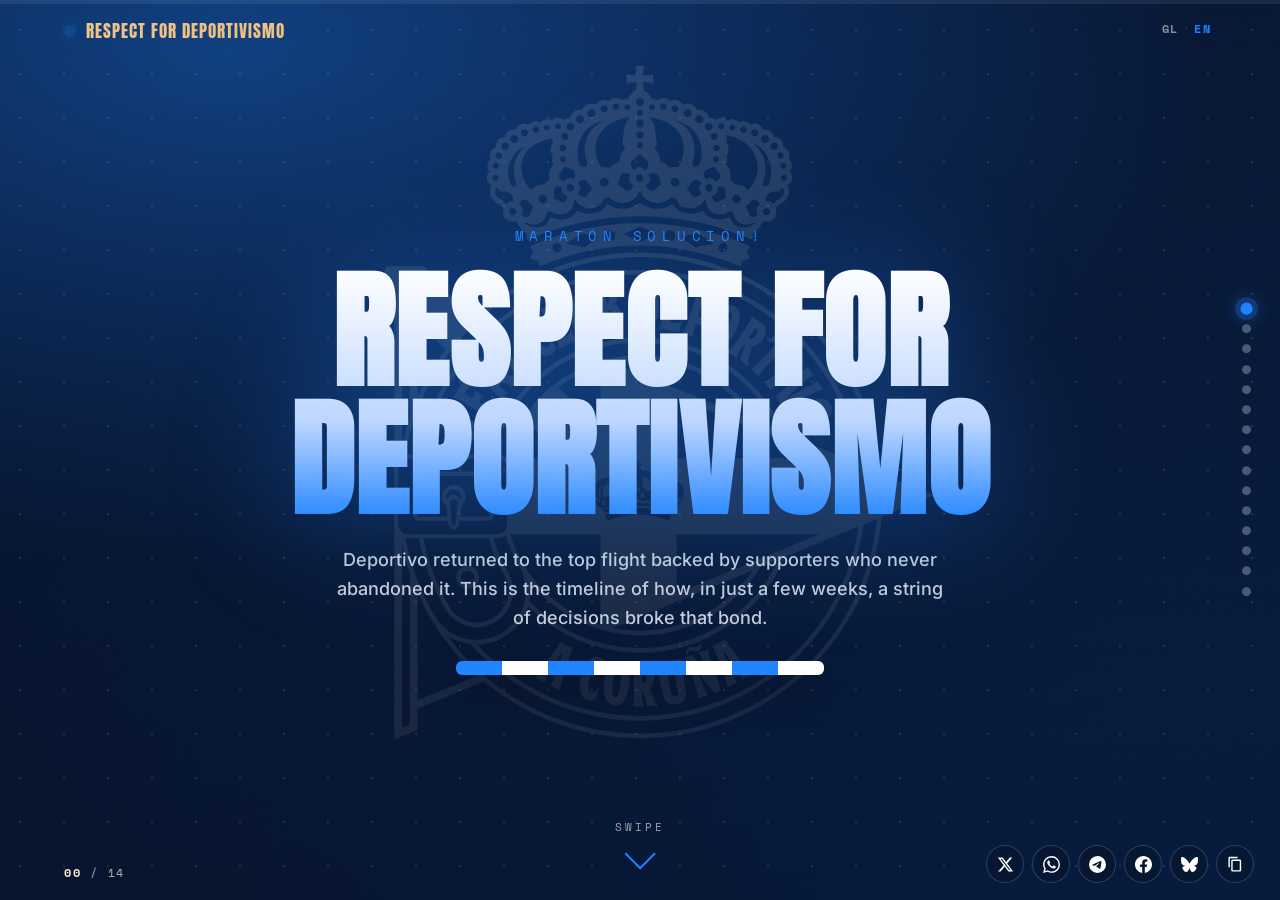
<file: index.html>
<!-- FORZA DEPOR - MARATÓN SOLUCIÓN!! -->
<!doctype html>
<html lang="gl">
<head>
  <meta charset="utf-8" />
  <meta name="viewport" content="width=device-width, initial-scale=1, viewport-fit=cover" />
  <title>Respecto para o Deportivismo</title>
  <meta name="description" content="Cronoloxía do sucedido no RC Deportivo." />

  <!-- Tarxeta ao compartir en redes (Open Graph / Twitter) -->
  <meta property="og:type" content="website" />
  <meta property="og:site_name" content="Respecto para o Deportivismo" />
  <meta property="og:title" content="Respecto para o Deportivismo" />
  <meta property="og:description" content="Cronoloxía do sucedido no RC Deportivo." />
  <meta property="og:url" content="https://sanchezanxo.github.io/respecto-deportivismo/" />
  <meta property="og:image" content="https://sanchezanxo.github.io/respecto-deportivismo/img/og.jpg" />
  <meta property="og:image:width" content="1200" />
  <meta property="og:image:height" content="630" />
  <meta property="og:locale" content="gl_ES" />
  <meta name="twitter:card" content="summary_large_image" />
  <meta name="twitter:title" content="Respecto para o Deportivismo" />
  <meta name="twitter:description" content="Cronoloxía do sucedido no RC Deportivo." />
  <meta name="twitter:image" content="https://sanchezanxo.github.io/respecto-deportivismo/img/og.jpg" />

  <meta name="theme-color" content="#05122b" />

  <!-- Preload do crítico para o primeiro pintado (subset latin das fontes + escudo do hero) -->
  <link rel="preload" href="fonts/anton-400-latin.woff2" as="font" type="font/woff2" crossorigin />
  <link rel="preload" href="fonts/inter-100-900-latin.woff2" as="font" type="font/woff2" crossorigin />
  <link rel="preload" href="fonts/space-mono-400-latin.woff2" as="font" type="font/woff2" crossorigin />
  <link rel="preload" href="img/escudo-depor-branco.svg" as="image" />

  <link rel="stylesheet" href="css/fonts.css" />
  <link rel="stylesheet" href="css/style.css" />
</head>
<body>
  <div class="grain" aria-hidden="true"></div>
  <div class="progress"><div class="progress__fill" id="pfill"></div></div>

  <header class="brand"><span class="brand__dot"></span><span class="brand__name" id="brandName">Dignidade</span></header>
  <nav class="langsel" id="langsel" aria-label="Idioma"></nav>
  <div class="counter" aria-live="polite"><b id="cNow">00</b> / <span id="cTot">00</span></div>
  <nav class="rail" id="rail" aria-label="Navegación do timeline"></nav>
  <div class="social" id="social" aria-label="Compartir en redes"></div>

  <main id="deck"></main>
  <script src="data/steps.js"></script>
  <script src="js/app.js"></script>
</body>
</html>
</file>
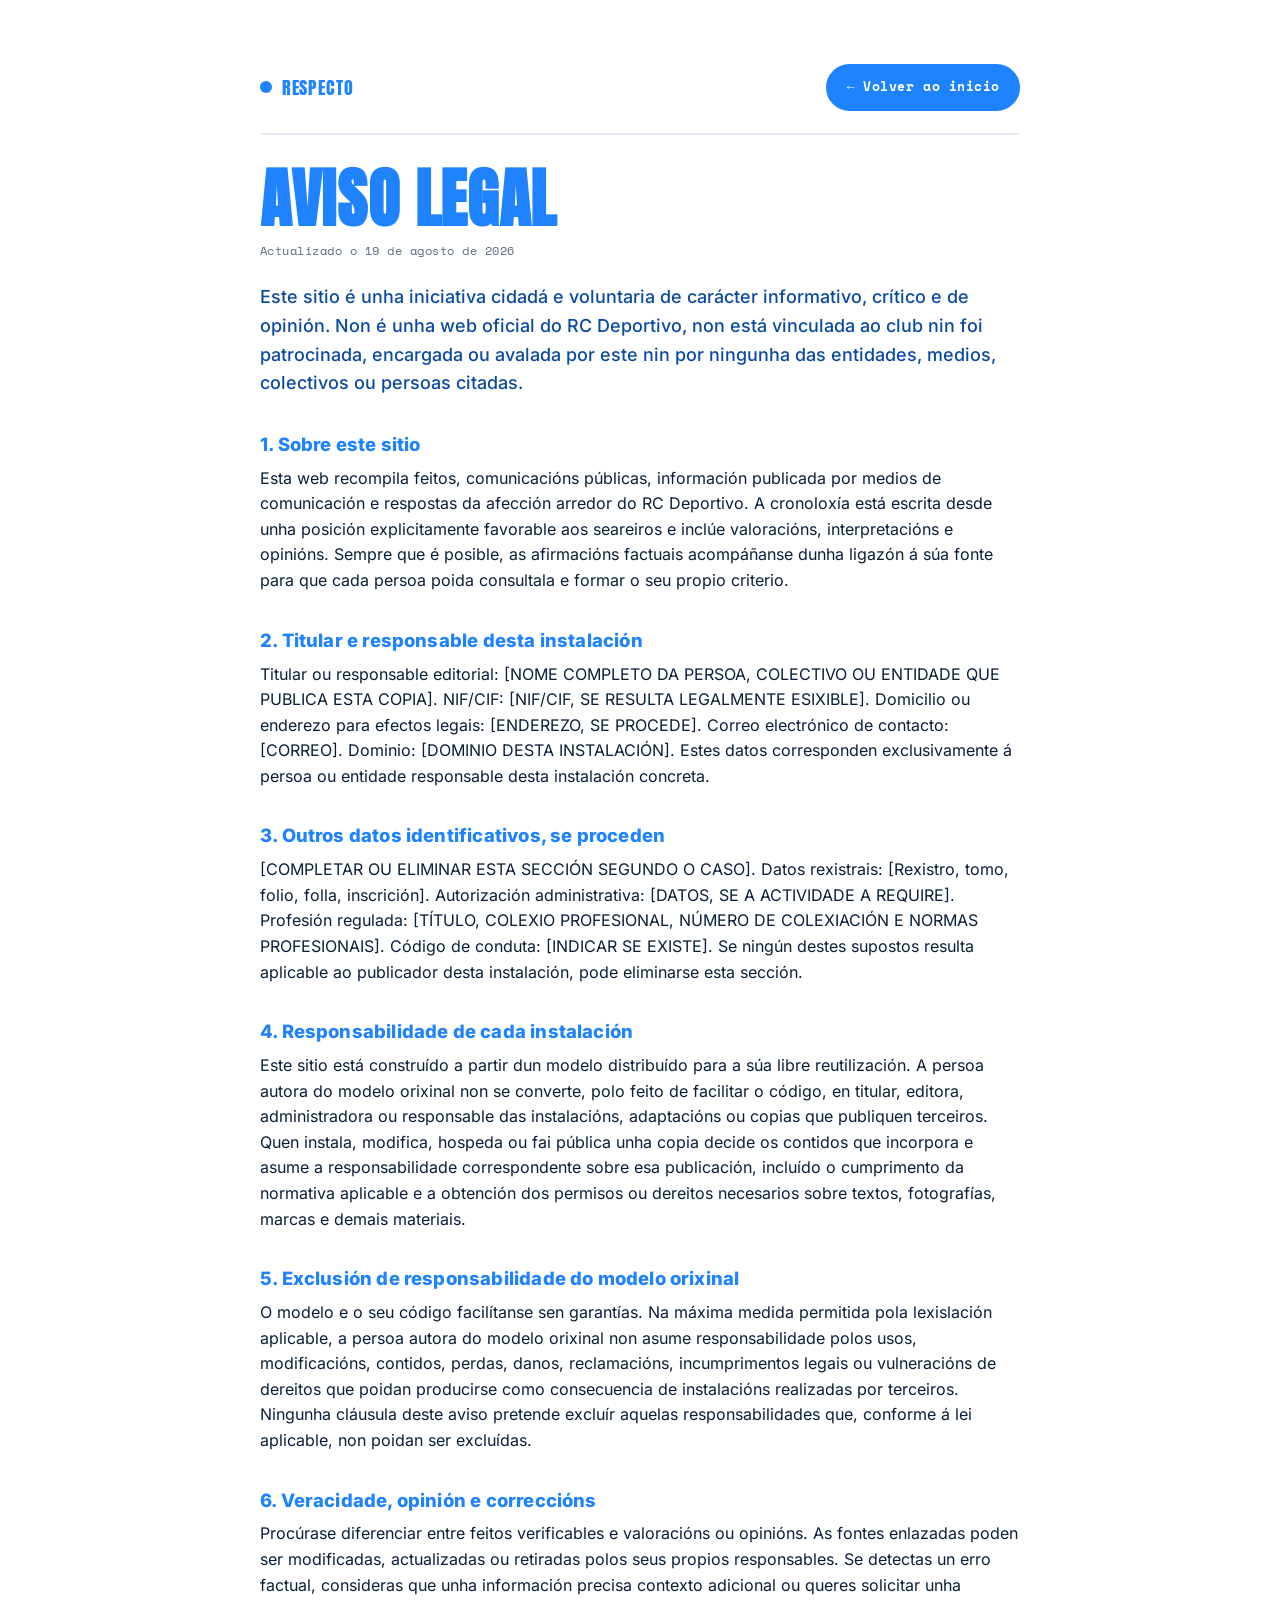
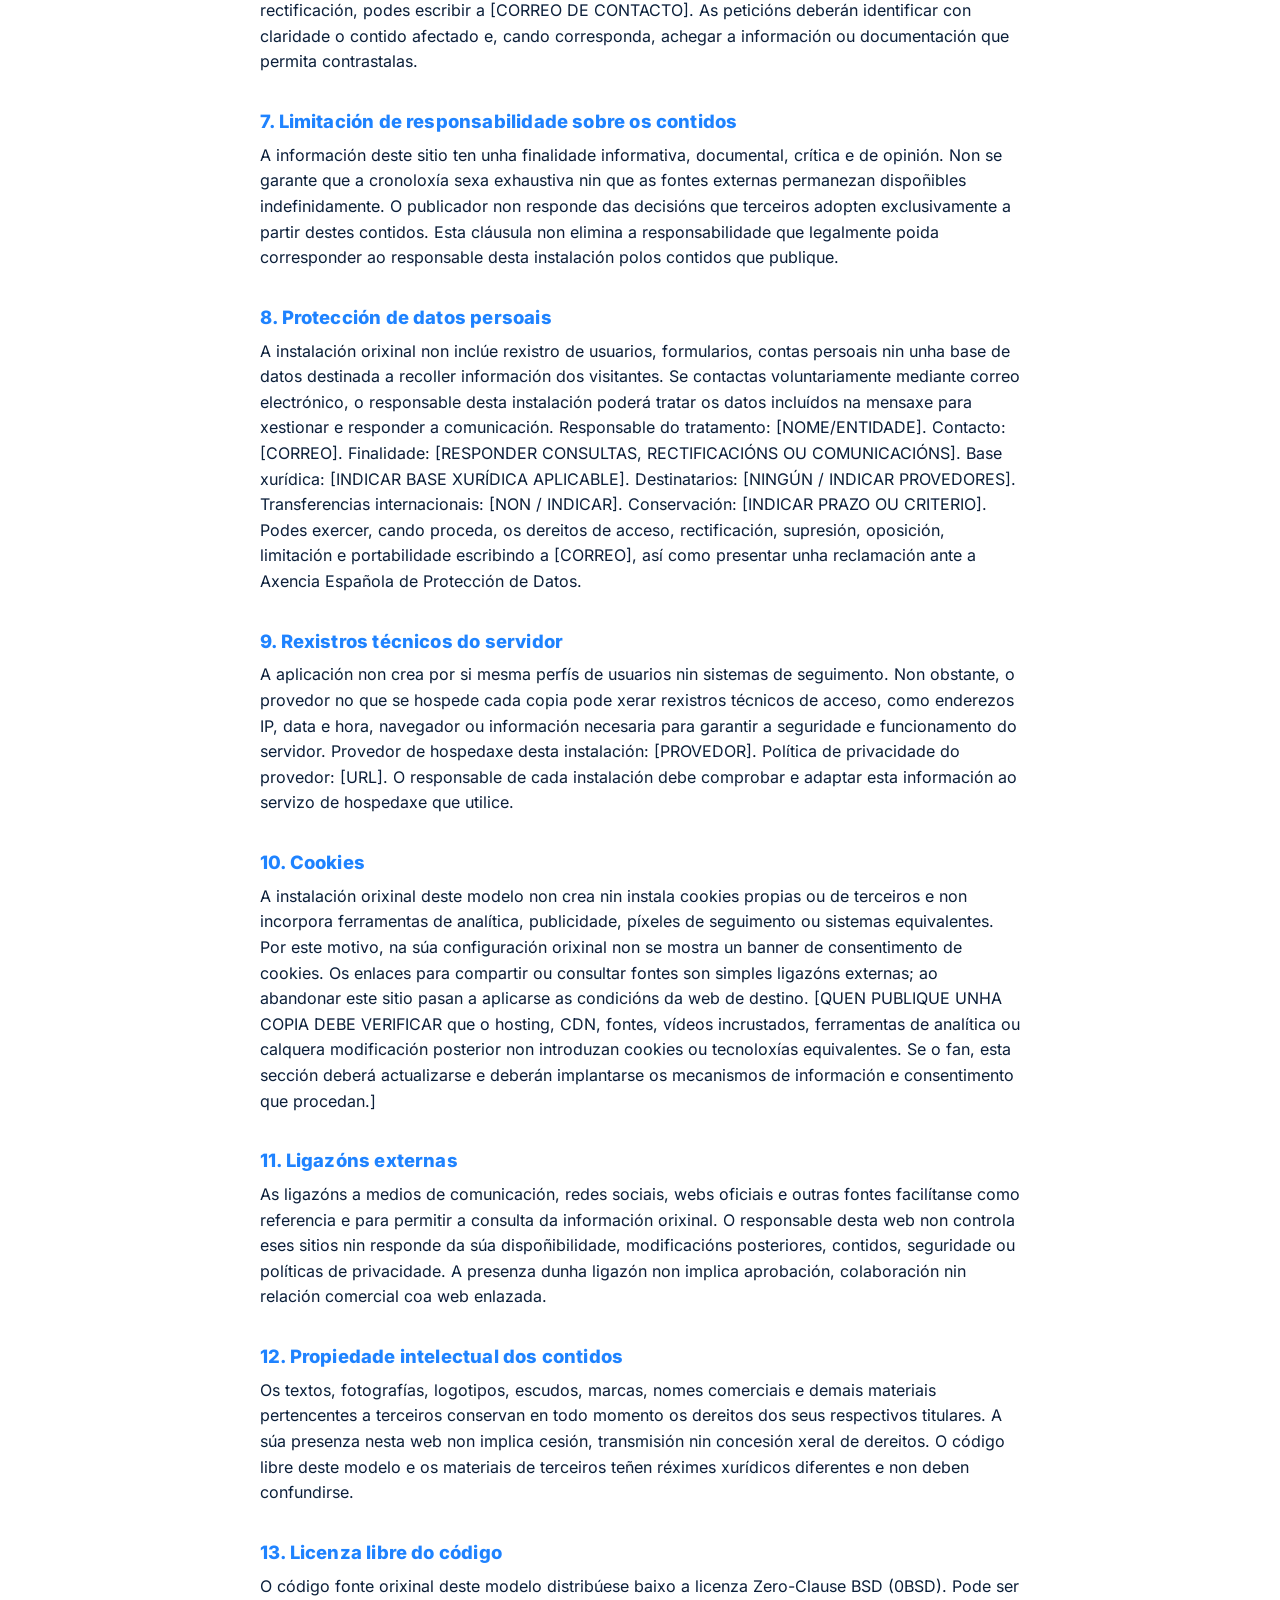
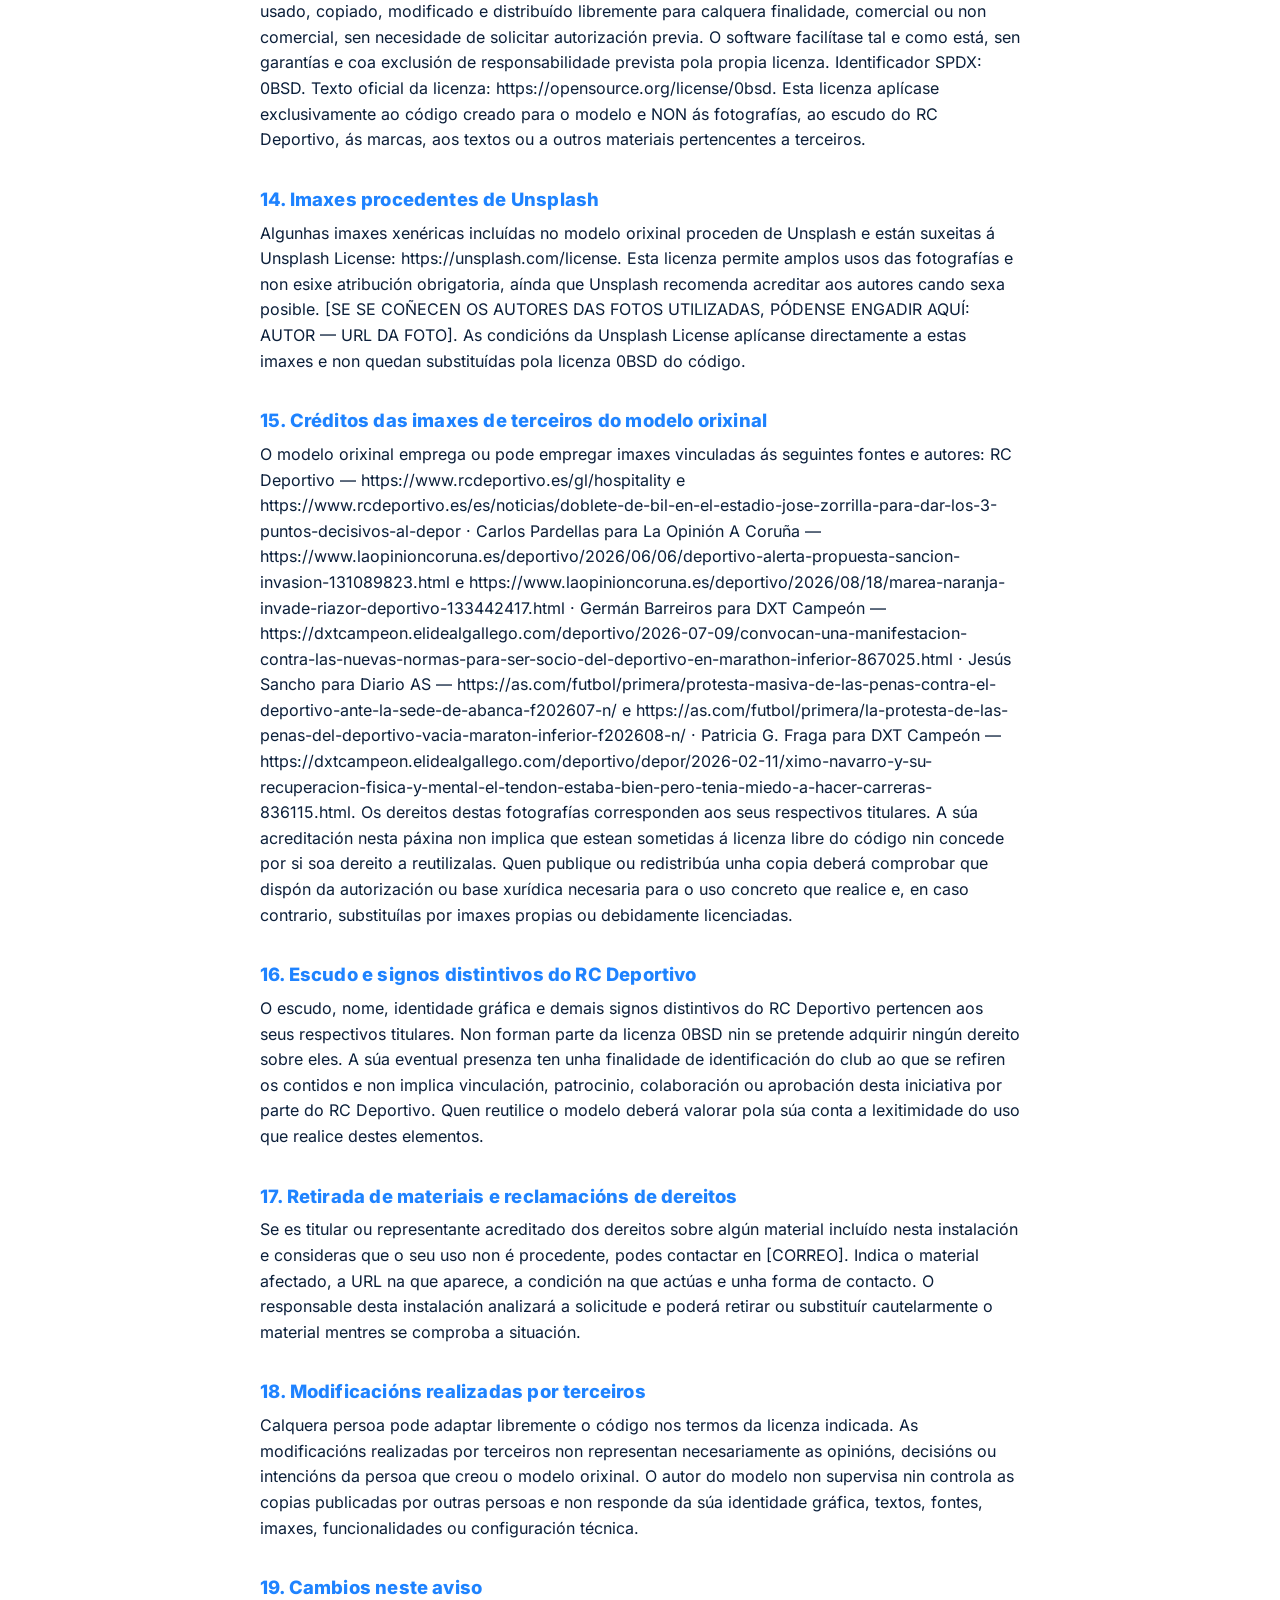
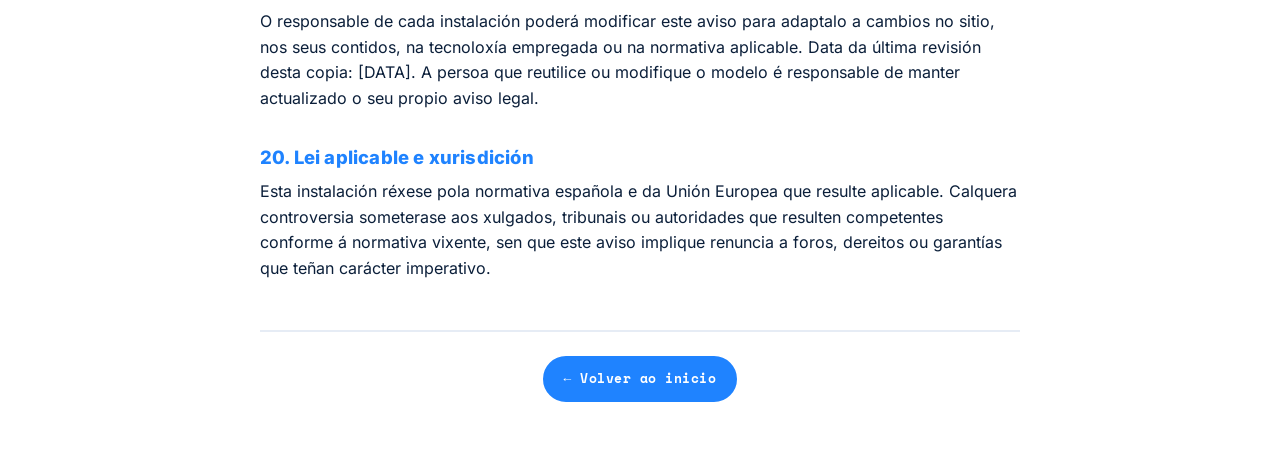
<file: legal.html>
<!doctype html>
<html lang="gl">
<head>
  <meta charset="utf-8" />
  <meta name="viewport" content="width=device-width, initial-scale=1" />
  <title>Aviso legal</title>
  <meta name="robots" content="noindex" />
  <link rel="icon" href="data:image/svg+xml,%3Csvg xmlns='http://www.w3.org/2000/svg' viewBox='0 0 100 100'%3E%3Ctext y='.9em' font-size='90'%3E%F0%9F%92%99%3C/text%3E%3C/svg%3E" />
  <link rel="stylesheet" href="css/fonts.css" />
  <style>
    :root{
      --blue:#1f83ff;      /* cor corporativa */
      --blue-deep:#0a4aa2;
      --ink:#0b1f3a;       /* texto (navy corporativo, lexible sobre branco) */
      --muted:#5b6b82;
      --line:#e6ecf5;
      --ff-display:"Anton","Arial Narrow",sans-serif;
      --ff-text:"Inter",system-ui,sans-serif;
      --ff-mono:"Space Mono",ui-monospace,monospace;
    }
    *{ box-sizing:border-box; margin:0; padding:0; }
    body{ background:#fff; color:var(--ink); font-family:var(--ff-text); line-height:1.6;
          -webkit-font-smoothing:antialiased; padding:clamp(1.5rem,5vw,4rem); }
    .wrap{ max-width:760px; margin:0 auto; }

    .top{ display:flex; align-items:center; justify-content:space-between; gap:1rem;
          padding-bottom:1.4rem; margin-bottom:2rem; border-bottom:2px solid var(--line); }
    .mark{ display:flex; align-items:center; gap:.6rem; font-family:var(--ff-display);
           text-transform:uppercase; letter-spacing:.05em; color:var(--blue); font-size:1.15rem; }
    .mark .dot{ width:12px; height:12px; border-radius:50%; background:var(--blue); }

    .back{ display:inline-flex; align-items:center; gap:.4rem; text-decoration:none; white-space:nowrap;
           font-family:var(--ff-mono); font-size:.8rem; letter-spacing:.04em; font-weight:700;
           color:#fff; background:var(--blue); padding:.7rem 1.15rem; border-radius:100px;
           border:2px solid var(--blue); transition:background .2s, color .2s; }
    .back:hover{ background:#fff; color:var(--blue); }

    h1{ font-family:var(--ff-display); text-transform:uppercase; color:var(--blue);
        font-size:clamp(2.4rem,7vw,4rem); line-height:1; letter-spacing:.01em; }
    .updated{ font-family:var(--ff-mono); font-size:.78rem; color:var(--muted);
              margin-top:.6rem; letter-spacing:.04em; }
    .intro{ margin-top:1.4rem; font-size:1.12rem; font-weight:500; color:var(--blue-deep); }

    section{ margin-top:2rem; }
    h2{ font-family:var(--ff-text); font-weight:800; color:var(--blue); font-size:1.15rem;
        letter-spacing:.01em; margin-bottom:.4rem; }
    section p{ color:var(--ink); }
    a{ color:var(--blue); }

    .foot{ margin-top:3rem; padding-top:1.5rem; border-top:2px solid var(--line);
           display:flex; justify-content:center; }

    #err{ color:#c02036; font-family:var(--ff-mono); }
  </style>
</head>
<body>
  <div class="wrap">
    <div class="top">
      <span class="mark"><span class="dot"></span><span id="mark">Respecto</span></span>
      <a class="back" id="backTop" href="index.html">← Volver ao inicio</a>
    </div>

    <main id="doc"><p id="err">Cargando…</p></main>

    <div class="foot">
      <a class="back" id="backBottom" href="index.html">← Volver ao inicio</a>
    </div>
  </div>

  <script src="data/legal.js"></script>
  <script>
    (function () {
      var D = window.LEGAL_DATA;
      var doc = document.getElementById('doc');
      if (!D) { doc.innerHTML = '<p id="err">Non se atopou o texto legal (data/legal.js).</p>'; return; }

      function esc(s){ return String(s == null ? '' : s).replace(/[&<>"]/g, function(c){
        return {'&':'&amp;','<':'&lt;','>':'&gt;','"':'&quot;'}[c]; }); }

      document.title = D.title || 'Aviso legal';
      if (D.mark) document.getElementById('mark').textContent = D.mark;

      var html = '';
      if (D.title)   html += '<h1>' + esc(D.title) + '</h1>';
      if (D.updated) html += '<p class="updated">' + esc(D.updated) + '</p>';
      if (D.intro)   html += '<p class="intro">' + esc(D.intro) + '</p>';
      (D.sections || []).forEach(function (s) {
        html += '<section>';
        if (s.h) html += '<h2>' + esc(s.h) + '</h2>';
        if (s.p) html += '<p>' + esc(s.p) + '</p>';
        html += '</section>';
      });
      doc.innerHTML = html;

      var href = D.backHref || 'index.html';
      var label = D.backLabel || '← Volver ao inicio';
      ['backTop', 'backBottom'].forEach(function (id) {
        var b = document.getElementById(id);
        b.setAttribute('href', href);
        b.textContent = label;
      });
    })();
  </script>
</body>
</html>
</file>
<file: css/fonts.css>
/* Tipografías autoaloxadas · xeradas automaticamente (Anton, Inter var, Space Mono) */

/* latin-ext */
@font-face {
  font-family: 'Anton';
  font-style: normal;
  font-weight: 400;
  font-display: swap;
  src: url(../fonts/anton-400-latin-ext.woff2) format('woff2');
  unicode-range: U+0100-02BA, U+02BD-02C5, U+02C7-02CC, U+02CE-02D7, U+02DD-02FF, U+0304, U+0308, U+0329, U+1D00-1DBF, U+1E00-1E9F, U+1EF2-1EFF, U+2020, U+20A0-20AB, U+20AD-20C0, U+2113, U+2C60-2C7F, U+A720-A7FF;
}

/* latin */
@font-face {
  font-family: 'Anton';
  font-style: normal;
  font-weight: 400;
  font-display: swap;
  src: url(../fonts/anton-400-latin.woff2) format('woff2');
  unicode-range: U+0000-00FF, U+0131, U+0152-0153, U+02BB-02BC, U+02C6, U+02DA, U+02DC, U+0304, U+0308, U+0329, U+2000-206F, U+20AC, U+2122, U+2191, U+2193, U+2212, U+2215, U+FEFF, U+FFFD;
}

/* latin-ext */
@font-face {
  font-family: 'Inter';
  font-style: normal;
  font-weight: 100 900;
  font-display: swap;
  src: url(../fonts/inter-100-900-latin-ext.woff2) format('woff2');
  unicode-range: U+0100-02BA, U+02BD-02C5, U+02C7-02CC, U+02CE-02D7, U+02DD-02FF, U+0304, U+0308, U+0329, U+1D00-1DBF, U+1E00-1E9F, U+1EF2-1EFF, U+2020, U+20A0-20AB, U+20AD-20C0, U+2113, U+2C60-2C7F, U+A720-A7FF;
}

/* latin */
@font-face {
  font-family: 'Inter';
  font-style: normal;
  font-weight: 100 900;
  font-display: swap;
  src: url(../fonts/inter-100-900-latin.woff2) format('woff2');
  unicode-range: U+0000-00FF, U+0131, U+0152-0153, U+02BB-02BC, U+02C6, U+02DA, U+02DC, U+0304, U+0308, U+0329, U+2000-206F, U+20AC, U+2122, U+2191, U+2193, U+2212, U+2215, U+FEFF, U+FFFD;
}

/* latin-ext */
@font-face {
  font-family: 'Space Mono';
  font-style: normal;
  font-weight: 400;
  font-display: swap;
  src: url(../fonts/space-mono-400-latin-ext.woff2) format('woff2');
  unicode-range: U+0100-02BA, U+02BD-02C5, U+02C7-02CC, U+02CE-02D7, U+02DD-02FF, U+0304, U+0308, U+0329, U+1D00-1DBF, U+1E00-1E9F, U+1EF2-1EFF, U+2020, U+20A0-20AB, U+20AD-20C0, U+2113, U+2C60-2C7F, U+A720-A7FF;
}

/* latin */
@font-face {
  font-family: 'Space Mono';
  font-style: normal;
  font-weight: 400;
  font-display: swap;
  src: url(../fonts/space-mono-400-latin.woff2) format('woff2');
  unicode-range: U+0000-00FF, U+0131, U+0152-0153, U+02BB-02BC, U+02C6, U+02DA, U+02DC, U+0304, U+0308, U+0329, U+2000-206F, U+20AC, U+2122, U+2191, U+2193, U+2212, U+2215, U+FEFF, U+FFFD;
}

/* latin-ext */
@font-face {
  font-family: 'Space Mono';
  font-style: normal;
  font-weight: 700;
  font-display: swap;
  src: url(../fonts/space-mono-700-latin-ext.woff2) format('woff2');
  unicode-range: U+0100-02BA, U+02BD-02C5, U+02C7-02CC, U+02CE-02D7, U+02DD-02FF, U+0304, U+0308, U+0329, U+1D00-1DBF, U+1E00-1E9F, U+1EF2-1EFF, U+2020, U+20A0-20AB, U+20AD-20C0, U+2113, U+2C60-2C7F, U+A720-A7FF;
}

/* latin */
@font-face {
  font-family: 'Space Mono';
  font-style: normal;
  font-weight: 700;
  font-display: swap;
  src: url(../fonts/space-mono-700-latin.woff2) format('woff2');
  unicode-range: U+0000-00FF, U+0131, U+0152-0153, U+02BB-02BC, U+02C6, U+02DA, U+02DC, U+0304, U+0308, U+0329, U+2000-206F, U+20AC, U+2122, U+2191, U+2193, U+2212, U+2215, U+FEFF, U+FFFD;
}
</file>
<file: css/style.css>
/* ============================== TOKENS ============================== */
:root{
  --navy:      #05122b;
  --navy-2:    #0a1e42;
  --blue:      #1f83ff;
  --blue-deep: #0a4aa2;
  --white:     #eef4ff;
  --paper:     #f5f8ff;
  --alarm:     #ff2d4f;
  --alarm-2:   #ff6a3d;
  --ink:       #030c1e;


  --ff-display: "Anton", "Arial Narrow", sans-serif;
  --ff-text:    "Inter", system-ui, sans-serif;
  --ff-mono:    "Space Mono", ui-monospace, monospace;

  --pad: clamp(1.25rem, 5vw, 5rem);
}

*{ box-sizing:border-box; margin:0; padding:0; }

/* Sen scroll vertical: o documento nunca fai scroll, o deck é fixo a
   pantalla completa e os steps cámbianse por JS (roda/swipe/teclado). */
html{ height:100%; overflow:hidden; -webkit-text-size-adjust:100%; }

body{
  height:100%; overflow:hidden; overscroll-behavior:none;
  font-family: var(--ff-text);
  background: var(--navy);
  color: var(--white);
  -webkit-font-smoothing: antialiased;
}

/* ============================== NOISE / GRAIN ============================== */
.grain{
  position:fixed; inset:-50%; z-index:900; pointer-events:none;
  opacity:.05; mix-blend-mode:overlay;
  background-image:url("data:image/svg+xml,%3Csvg xmlns='http://www.w3.org/2000/svg' width='140' height='140'%3E%3Cfilter id='n'%3E%3CfeTurbulence type='fractalNoise' baseFrequency='0.8' numOctaves='2' stitchTiles='stitch'/%3E%3C/filter%3E%3Crect width='100%25' height='100%25' filter='url(%23n)'/%3E%3C/svg%3E");
  animation: grain 6s steps(6) infinite;
}
@keyframes grain{
  0%{transform:translate(0,0)} 20%{transform:translate(-4%,3%)} 40%{transform:translate(3%,-2%)}
  60%{transform:translate(-2%,4%)} 80%{transform:translate(4%,2%)} 100%{transform:translate(0,0)}
}
@media (prefers-reduced-motion: reduce){ .grain{ animation:none; } }
/* en móbil o gran queda estático: a textura vese igual e afórrase GPU */
@media (max-width:640px){ .grain{ animation:none; } }

/* ============================== FIXED UI ============================== */
.progress{ position:fixed; top:0; left:0; right:0; height:4px; z-index:1000; background:rgba(255,255,255,.08); }
.progress__fill{ height:100%; width:0; background:linear-gradient(90deg, var(--blue), var(--white)); box-shadow:0 0 18px var(--blue); transition:width .5s cubic-bezier(.2,.8,.2,1); }

.brand{
  position:fixed; top:1.1rem; left:var(--pad); z-index:1000;
  display:flex; align-items:center; gap:.6rem; mix-blend-mode:difference;
}
.brand__dot{ width:12px; height:12px; border-radius:50%; background:var(--blue); box-shadow:0 0 14px var(--blue); animation:pulse 2.4s ease-in-out infinite; }
@keyframes pulse{ 0%,100%{transform:scale(1);opacity:1} 50%{transform:scale(1.6);opacity:.55} }
.brand__name{ font-family:var(--ff-display); letter-spacing:.06em; font-size:1.05rem; text-transform:uppercase; color:#fff; }

.counter{
  position:fixed; bottom:1.15rem; left:var(--pad); z-index:1000;
  font-family:var(--ff-mono); font-size:.78rem; letter-spacing:.14em; color:rgba(255,255,255,.72);
  mix-blend-mode:difference;
}
.counter b{ color:#fff; font-weight:700; }

/* selector de idioma (arriba á dereita, espello do brand) */
.langsel{
  position:fixed; top:1.05rem; right:var(--pad); z-index:1000;
  display:flex; align-items:center; gap:.1rem;
}
.langsel__btn{
  background:none; border:0; cursor:pointer; padding:.2rem .3rem;
  font-family:var(--ff-mono); font-size:.72rem; font-weight:700;
  letter-spacing:.12em; text-transform:uppercase;
  color:rgba(255,255,255,.5); transition:color .2s;
}
.langsel__btn:hover{ color:#fff; }
.langsel__btn.is-active{ color:var(--blue); }
.langsel__sep{ color:rgba(255,255,255,.22); font-size:.66rem; user-select:none; }

/* right rail */
.rail{ position:fixed; top:50%; right:clamp(.7rem,2.4vw,1.8rem); transform:translateY(-50%); z-index:1000; display:flex; flex-direction:column; gap:.7rem; }
.rail button{
  --s:9px; width:var(--s); height:var(--s); border:0; padding:0; cursor:pointer; border-radius:50%;
  background:rgba(255,255,255,.28); transition:all .35s cubic-bezier(.2,.8,.2,1); position:relative;
}
.rail button::after{
  content:attr(data-label); position:absolute; right:22px; top:50%; transform:translateY(-50%) translateX(6px);
  white-space:nowrap; font-family:var(--ff-mono); font-size:.62rem; letter-spacing:.1em; text-transform:uppercase;
  color:#fff; background:rgba(5,18,43,.85); padding:.28rem .5rem; border-radius:4px; opacity:0; pointer-events:none; transition:.25s;
}
.rail button:hover::after{ opacity:1; transform:translateY(-50%) translateX(0); }
.rail button:hover{ background:rgba(255,255,255,.7); }
.rail button.is-active{ background:var(--blue); box-shadow:0 0 0 4px rgba(31,131,255,.22),0 0 14px var(--blue); transform:scale(1.35); }
@media (max-width:640px){ .rail{ display:none; } }

/* ============================== SOCIAL DOCK (fixo) ============================== */
.social{
  position:fixed; right:clamp(.8rem,2.4vw,1.6rem); bottom:1.05rem; z-index:1000;
  display:flex; gap:.5rem; align-items:center;
}
.social a, .social button{
  width:38px; height:38px; border-radius:50%; display:grid; place-items:center; cursor:pointer;
  border:1px solid rgba(255,255,255,.18); background:rgba(8,20,44,.55); backdrop-filter:blur(8px);
  color:#fff; transition:none;   /* sen transición no hover (pedido) */
}
.social a:hover, .social button:hover{ transform:translateY(-3px); color:var(--blue); border-color:var(--blue); box-shadow:0 8px 22px rgba(0,0,0,.45); }
.social svg{ width:17px; height:17px; fill:currentColor; }
@media (max-width:640px){
  .social{ bottom:.7rem; gap:.4rem; }
  /* sen blur en móbil: o backdrop-filter é caro na GPU dos teléfonos */
  .social a,.social button{ width:34px; height:34px; backdrop-filter:none; background:rgba(8,20,44,.8); }
}

/* ============================== DECK / STEPS ============================== */
#deck{
  position:fixed; inset:0; overflow:hidden;
  touch-action:pinch-zoom;   /* o swipe xestiónao o JS; o zoom queda libre */
}

.step{
  position:absolute; inset:0; z-index:0;
  display:grid; place-items:center; overflow:hidden; isolation:isolate;
  opacity:0; visibility:hidden; pointer-events:none;
  transition:opacity .55s ease, visibility 0s linear .55s;
}
.step.is-active{
  opacity:1; visibility:visible; pointer-events:auto; z-index:2;
  transition:opacity .55s ease;
}
/* paso previo á activación: visible pero aínda transparente (ver goTo en app.js) */
.step.is-prep{ visibility:visible; }
/* o step saínte mantense visible mentres esvaece baixo o entrante */
.step.is-leaving{ visibility:visible; z-index:1; transition:opacity .55s ease; }
.step.is-leaving .step__inner > *{ opacity:1; transform:none; }

/* background layers */
.step__bg{ position:absolute; inset:-8%; z-index:-4; background-position:center; background-size:cover; }
.step__photo{
  position:absolute; inset:-6%; z-index:-3;
  background-position:center; background-size:cover; background-repeat:no-repeat;
  filter:grayscale(.85) contrast(1.03) brightness(.82); opacity:.32;
  animation:kenburns 26s ease-in-out infinite alternate;
}
@media (prefers-reduced-motion: reduce){ .step__photo{ animation:none; } }
@keyframes kenburns{ from{ transform:scale(1.05) translate(0,0); } to{ transform:scale(1.2) translate(-2%,-2%); } }

/* aforro de CPU en móbil: os steps ocultos non manteñen animacións en marcha */
.step:not(.is-active):not(.is-leaving) .step__photo,
.step:not(.is-active):not(.is-leaving) .step__ghost{ animation-play-state:paused; }
.step.is-active .step__photo, .step.is-leaving .step__photo{ will-change:transform; }

.step__ghost{
  position:absolute; z-index:-2; font-family:var(--ff-display); line-height:.8; pointer-events:none;
  font-size:clamp(16rem,52vw,44rem); color:rgba(255,255,255,.04); left:50%; top:50%;
  transform:translate(-50%,-50%); white-space:nowrap;
  animation:ghostdrift 16s ease-in-out infinite alternate;
}
@keyframes ghostdrift{ from{ transform:translate(-50%,-50%) scale(1); } to{ transform:translate(-50%,-52%) scale(1.04); } }
@media (prefers-reduced-motion: reduce){ .step__ghost{ animation:none; } }
.step__scrim{ position:absolute; inset:0; z-index:-1; }
.step__shade{ position:absolute; inset:0; z-index:-1; background:linear-gradient(180deg, rgba(3,8,20,.15) 0%, rgba(3,8,20,.5) 55%, rgba(3,8,20,.82) 100%); }

/* side theming */
.step[data-side="infamia"]{ --accent:var(--alarm); --accent-2:var(--alarm-2); }
.step[data-side="infamia"] .step__bg{
  background-image:
    radial-gradient(120% 90% at 78% 15%, rgba(255,45,79,.30), transparent 55%),
    radial-gradient(140% 120% at 15% 100%, #12060e 0%, var(--navy) 45%, var(--ink) 100%);
}
.step[data-side="infamia"] .step__scrim{
  background:
    repeating-linear-gradient(135deg, rgba(255,45,79,.05) 0 2px, transparent 2px 22px),
    linear-gradient(180deg, rgba(3,12,30,.15), rgba(3,12,30,.55));
}
.step[data-side="infamia"] .step__photo{ filter:grayscale(.7) sepia(.25) hue-rotate(-25deg) contrast(1.05) brightness(.8); }

.step[data-side="dignidade"]{ --accent:var(--blue); --accent-2:var(--white); }
.step[data-side="dignidade"] .step__bg{
  background-image:
    radial-gradient(120% 90% at 22% 12%, rgba(31,131,255,.42), transparent 55%),
    radial-gradient(150% 130% at 90% 100%, #072a5c 0%, var(--navy-2) 40%, var(--navy) 100%);
}
.step[data-side="dignidade"] .step__scrim{
  background:
    radial-gradient(2px 2px at 20px 30px, rgba(255,255,255,.10) 50%, transparent 51%) 0 0/44px 44px,
    linear-gradient(180deg, rgba(3,12,30,.05), rgba(3,12,30,.5));
}
.step[data-side="dignidade"] .step__photo{ filter:grayscale(.6) contrast(1.04) brightness(.85) saturate(1.05); }

/* NEUTRO · pasos meramente informativos */
.step[data-side="info"]{ --accent:#9db4d6; --accent-2:var(--white); }
.step[data-side="info"] .step__bg{
  background-image:
    radial-gradient(120% 90% at 50% 10%, rgba(140,165,200,.18), transparent 55%),
    radial-gradient(150% 130% at 50% 100%, #0c1c37 0%, var(--navy) 48%, var(--ink) 100%);
}
.step[data-side="info"] .step__scrim{
  background:
    linear-gradient(rgba(157,180,214,.05) 1px, transparent 1px) 0 0/56px 56px,
    linear-gradient(90deg, rgba(157,180,214,.05) 1px, transparent 1px) 0 0/56px 56px,
    linear-gradient(180deg, rgba(3,12,30,.08), rgba(3,12,30,.5));
}
.step[data-side="info"] .step__photo{ filter:grayscale(.85) contrast(1.03) brightness(.84); }

/* inner content wrapper
   max-height + overflow:auto é só unha válvula de seguridade para
   pantallas moi pequenas: se o contido colle (o normal), non hai scroll. */
.step__inner{
  position:relative; width:100%; max-width:1200px; padding:var(--pad); padding-top:6rem;
  display:grid; gap:1.1rem;
  max-height:100%; overflow-y:auto; overscroll-behavior:contain;
  touch-action:pan-y pinch-zoom;
  scrollbar-width:none;
}
.step__inner::-webkit-scrollbar{ display:none; }

.step__index{
  position:absolute; top:5.5rem; right:var(--pad); font-family:var(--ff-display);
  font-size:clamp(3rem,7vw,6rem); line-height:.8; color:transparent; -webkit-text-stroke:1.5px rgba(255,255,255,.16);
}

.step__kicker{
  display:inline-block; width:max-content; max-width:100%;
  font-family:var(--ff-mono); font-weight:700; font-size:clamp(.6rem,1.5vw,.75rem);
  letter-spacing:.28em; text-transform:uppercase; color:var(--accent);
}

.step__title{
  font-family:var(--ff-display); font-weight:400; text-transform:uppercase;
  font-size:clamp(2.7rem,6vw,5.75rem); line-height:1; letter-spacing:.005em;
  color:#fff; max-width:17ch; text-wrap:balance;
  text-shadow:0 6px 40px rgba(0,0,0,.45);
}
.step__title mark{ background:none; color:var(--accent); }

.step__date{
  font-family:var(--ff-mono); font-size:clamp(.65rem,1.5vw,.8rem); letter-spacing:.14em;
  color:rgba(255,255,255,.82); text-transform:uppercase;
}
.step__body{
  font-size:clamp(0.9rem,1.7vw,1.1rem); line-height:1.6; max-width:65ch; font-weight:500;
  color:rgba(238,244,255,.9);
}
.step__source{
  justify-self:start; margin-top:.4rem; display:inline-flex; align-items:center; gap:.55rem;
  font-family:var(--ff-mono); font-size:.82rem; letter-spacing:.06em; line-height:1; text-decoration:none;
  color:#fff; padding:.9rem 1.125rem; border:1.5px solid var(--accent); border-radius:100px;
  background:rgba(5,18,43,.4);
  transition:transform .25s, color .25s, background-color .25s, border-color .25s;
}
.step__source span.arrow{ transition:transform .25s; }
/* no hover cambian FONDO + borde + texto á vez → o texto sempre se le */
.step__source:hover{ background:var(--accent); border-color:var(--accent); color:var(--ink); transform:translateY(-2px); }
.step__source:hover span.arrow{ transform:translate(3px,-3px); }

/* enter animation (driven by .is-active) */
.step__inner > *{ opacity:0; transform:translateY(28px); }
.step.is-active .step__inner > *{ opacity:1; transform:none; transition:opacity .7s ease, transform .7s cubic-bezier(.16,1,.3,1); }
.step.is-active .step__inner > *:nth-child(1){ transition-delay:.05s; }
.step.is-active .step__inner > *:nth-child(2){ transition-delay:.14s; }
.step.is-active .step__inner > *:nth-child(3){ transition-delay:.22s; }
.step.is-active .step__inner > *:nth-child(4){ transition-delay:.30s; }
.step.is-active .step__inner > *:nth-child(5){ transition-delay:.38s; }
.step.is-active .step__inner > *:nth-child(6){ transition-delay:.46s; }
.step__index{ opacity:.001; transition:opacity .8s ease .2s; }
.step.is-active .step__index{ opacity:1; }

/* ---- iOS/iPadOS (WebKit táctil): entrada en bloque ----
   Nos iPhone/iPad, rasterizar os bloques grandes de texto (título e corpo)
   tarda máis cá propia transición por elementos: a capa aparece cando a
   animación xa rematou e o texto "xorde de golpe". Alí anímase o
   .step__inner enteiro como unha única capa (unha soa rasterización).
   O @supports só é certo en iOS/iPadOS; o resto mantén a fervenza. */
@supports (-webkit-touch-callout: none){
  .step__inner > *{ opacity:1; transform:none; }
  .step.is-active .step__inner > *{ transition:none; }
  .step__inner{ opacity:0; transform:translateY(26px); }
  .step.is-active .step__inner{
    opacity:1; transform:none;
    transition:opacity .55s ease .08s, transform .6s cubic-bezier(.16,1,.3,1) .08s;
  }
  .step.is-leaving .step__inner{ opacity:1; transform:none; }
}
@media (prefers-reduced-motion: reduce){
  /* Con "reducir movemento" activo (axuste de accesibilidade, común en iOS)
     elimínase o desprazamento pero mantense un fundido de opacidade breve:
     así o contido non aparece de golpe. */
  .step__inner > *{ transform:none !important; }
  .step__inner{ transform:none !important; }
  .step.is-active .step__inner > *{ transition:opacity .45s ease; }
}

/* ============================== HERO ============================== */
.hero{ background:radial-gradient(140% 120% at 50% -10%, #0c336e 0%, var(--navy-2) 45%, var(--ink) 100%); }
.hero .step__inner{ place-items:center; text-align:center; gap:1.4rem; padding-top:var(--pad); }
/* escudo de fondo (marca de auga grande na primeira pantalla) */
.crest{
  position:absolute; z-index:-2; left:50%; top:47%; transform:translate(-50%,-50%);
  width:min(92vw, 88vh); aspect-ratio:1/1;
  background-position:center; background-size:contain; background-repeat:no-repeat;
  opacity:.12; pointer-events:none;
  filter:drop-shadow(0 0 60px rgba(31,131,255,.35));
  animation:crestfloat 12s ease-in-out infinite alternate;
}
@keyframes crestfloat{ from{ transform:translate(-50%,-50%) scale(1); } to{ transform:translate(-50%,-52%) scale(1.04); } }
@media (prefers-reduced-motion: reduce){ .crest{ animation:none; } }
.hero__kick{
  font-family:var(--ff-mono); letter-spacing:.4em; text-transform:uppercase; font-size:clamp(.7rem,1.6vw,.9rem);
  color:var(--blue);
}
.hero__title{
  font-family:var(--ff-display); text-transform:uppercase; line-height:1;
  font-size:clamp(3rem,10vw,10rem); letter-spacing:.01em;
  background:linear-gradient(180deg,#fff 0%, #bcd6ff 60%, var(--blue) 100%);
  -webkit-background-clip:text; background-clip:text; color:transparent;
  filter:drop-shadow(0 10px 60px rgba(31,131,255,.35));
}
.hero__tagline{ font-size:clamp(1.1rem,2.6vw,1.7rem); font-weight:700; letter-spacing:.02em; color:#fff; }
.hero__intro{ max-width:52ch; font-size:clamp(1rem,1.8vw,1.125rem); line-height:1.6; color:rgba(238,244,255,.82); font-weight:500; }
.hero__flag{ display:flex; gap:0; margin-top:.4rem; border-radius:6px; overflow:hidden; box-shadow:0 12px 40px rgba(0,0,0,.4); }
.hero__flag i{ display:block; width:46px; height:14px; }
.hero__flag i:nth-child(odd){ background:var(--blue); } .hero__flag i:nth-child(even){ background:#fff; }

/* agora é un botón: arrinca a cronoloxía ao premer */
.scrollhint{
  position:absolute; bottom:1.8rem; left:50%; transform:translateX(-50%);
  display:grid; place-items:center; gap:.5rem; z-index:5;
  background:none; border:0; cursor:pointer; padding:.4rem;
}
.scrollhint span{ font-family:var(--ff-mono); font-size:.66rem; letter-spacing:.3em; text-transform:uppercase; color:rgba(255,255,255,.6); }
.scrollhint .chev{ width:22px; height:22px; border-right:2px solid var(--blue); border-bottom:2px solid var(--blue); transform:rotate(45deg); animation:bob 1.6s ease-in-out infinite; }
@keyframes bob{ 0%,100%{transform:rotate(45deg) translate(0,0);opacity:.4} 50%{transform:rotate(45deg) translate(4px,4px);opacity:1} }

/* ============================== OUTRO ============================== */
.outro{ background:radial-gradient(130% 120% at 50% 120%, #0c336e 0%, var(--navy-2) 45%, var(--ink) 100%); }
.outro .step__inner{ place-items:center; text-align:center; gap:1.3rem; }
.outro__title{ font-family:var(--ff-display); text-transform:uppercase; font-size:clamp(2.6rem,9vw,7rem); line-height:.9; color:#fff; }
.outro__body{ max-width:48ch; font-size:clamp(1rem,1.8vw,1.25rem); line-height:1.6; color:rgba(238,244,255,.85); font-weight:500; }
.outro__cta{ font-family:var(--ff-mono); font-weight:700; letter-spacing:.16em; text-transform:uppercase; font-size:.78rem; color:var(--blue); }

/* botón/anchor de compartir (na pantalla final) */
.share{ display:flex; flex-wrap:wrap; gap:.7rem; justify-content:center; margin-top:.2rem; }
.share a, .share button{
  display:inline-flex; align-items:center; gap:.55rem; cursor:pointer; text-decoration:none;
  padding:.75rem 1.2rem; border-radius:100px; border:1.5px solid rgba(255,255,255,.2);
  background:rgba(255,255,255,.04); color:#fff;
  font-family:var(--ff-mono); font-size:.8rem; letter-spacing:.04em;
  transition:none;   /* sen transición no hover (pedido) */
}
.share a:hover, .share button:hover{ transform:translateY(-2px); background:var(--blue); border-color:var(--blue); color:var(--ink); }
.share svg{ width:18px; height:18px; fill:currentColor; }

.backtop{ background:none;border:0;color:rgba(255,255,255,.6);font-family:var(--ff-mono);font-size:.72rem;letter-spacing:.14em;cursor:pointer;text-transform:uppercase; margin-top:.3rem; }
.backtop:hover{ color:#fff; }
.outro__legal{ color:rgba(255,255,255,.4); font-family:var(--ff-mono); font-size:.68rem; letter-spacing:.12em; text-transform:uppercase; text-decoration:none; }
.outro__legal:hover{ color:var(--blue); }

/* ============================== AXUSTES DE ENCAIXE ==============================
   Sen scroll, cada step ten que caber en pantalla: en móbil e en pantallas
   baixas redúcese lixeiramente a escala tipográfica e os espazos. */
@media (max-width:640px){
  .step__inner{ gap:.9rem; padding-top:4.5rem; padding-bottom:4.5rem; }
  .step__title{ font-size:clamp(2.1rem, 9.5vw, 3.1rem); }
  .step__body{ font-size:.92rem; line-height:1.55; }
  .step__index{ top:4.3rem; font-size:2.4rem; right:1.25rem; }
  .step__source{ padding:.75rem .95rem; font-size:.72rem; }
  .hero__title{ font-size:clamp(2.6rem, 13vw, 4.6rem); }
  .hero__flag i{ width:34px; height:11px; }
  .outro__title{ font-size:clamp(2.2rem, 10vw, 4rem); }
  /* na pantalla final os botóns de compartir pasan a iconas para caber sen scroll */
  .outro .step__inner{ gap:.9rem; }
  .share{ gap:.5rem; }
  .share a span, .share button span{ display:none; }
  .share a, .share button{ width:42px; height:42px; padding:0; justify-content:center; gap:0; }
}
@media (max-height:700px) and (min-width:641px){
  .step__inner{ gap:.8rem; padding-top:5rem; }
  .step__title{ font-size:clamp(2.2rem,5vw,4.4rem); }
  .hero__title{ font-size:clamp(2.6rem,8vw,6.5rem); }
  .outro__title{ font-size:clamp(2.2rem,7vw,5rem); }
}
@media (max-height:560px){
  .step__inner{ gap:.6rem; }
  .step__title{ font-size:clamp(1.7rem,4.5vw,3.2rem); }
  .step__body{ font-size:.85rem; line-height:1.45; }
  .hero__flag{ display:none; }
  .scrollhint{ display:none; }
}

/* ============================== TOAST ============================== */
.toast{
  position:fixed; left:50%; bottom:2rem; transform:translate(-50%,20px); z-index:2000;
  background:var(--blue); color:var(--ink); font-family:var(--ff-mono); font-weight:700; font-size:.82rem;
  padding:.7rem 1.15rem; border-radius:100px; box-shadow:0 12px 40px rgba(0,0,0,.4);
  opacity:0; pointer-events:none; transition:.3s;
}
.toast.show{ opacity:1; transform:translate(-50%,0); }

/* ============================== ERROR OVERLAY ============================== */
.fatal{
  position:fixed; inset:0; z-index:3000; display:grid; place-items:center; padding:2rem; text-align:center;
  background:var(--navy); font-family:var(--ff-mono); color:var(--white);
}
.fatal p{ max-width:44ch; line-height:1.6; }
</file>
